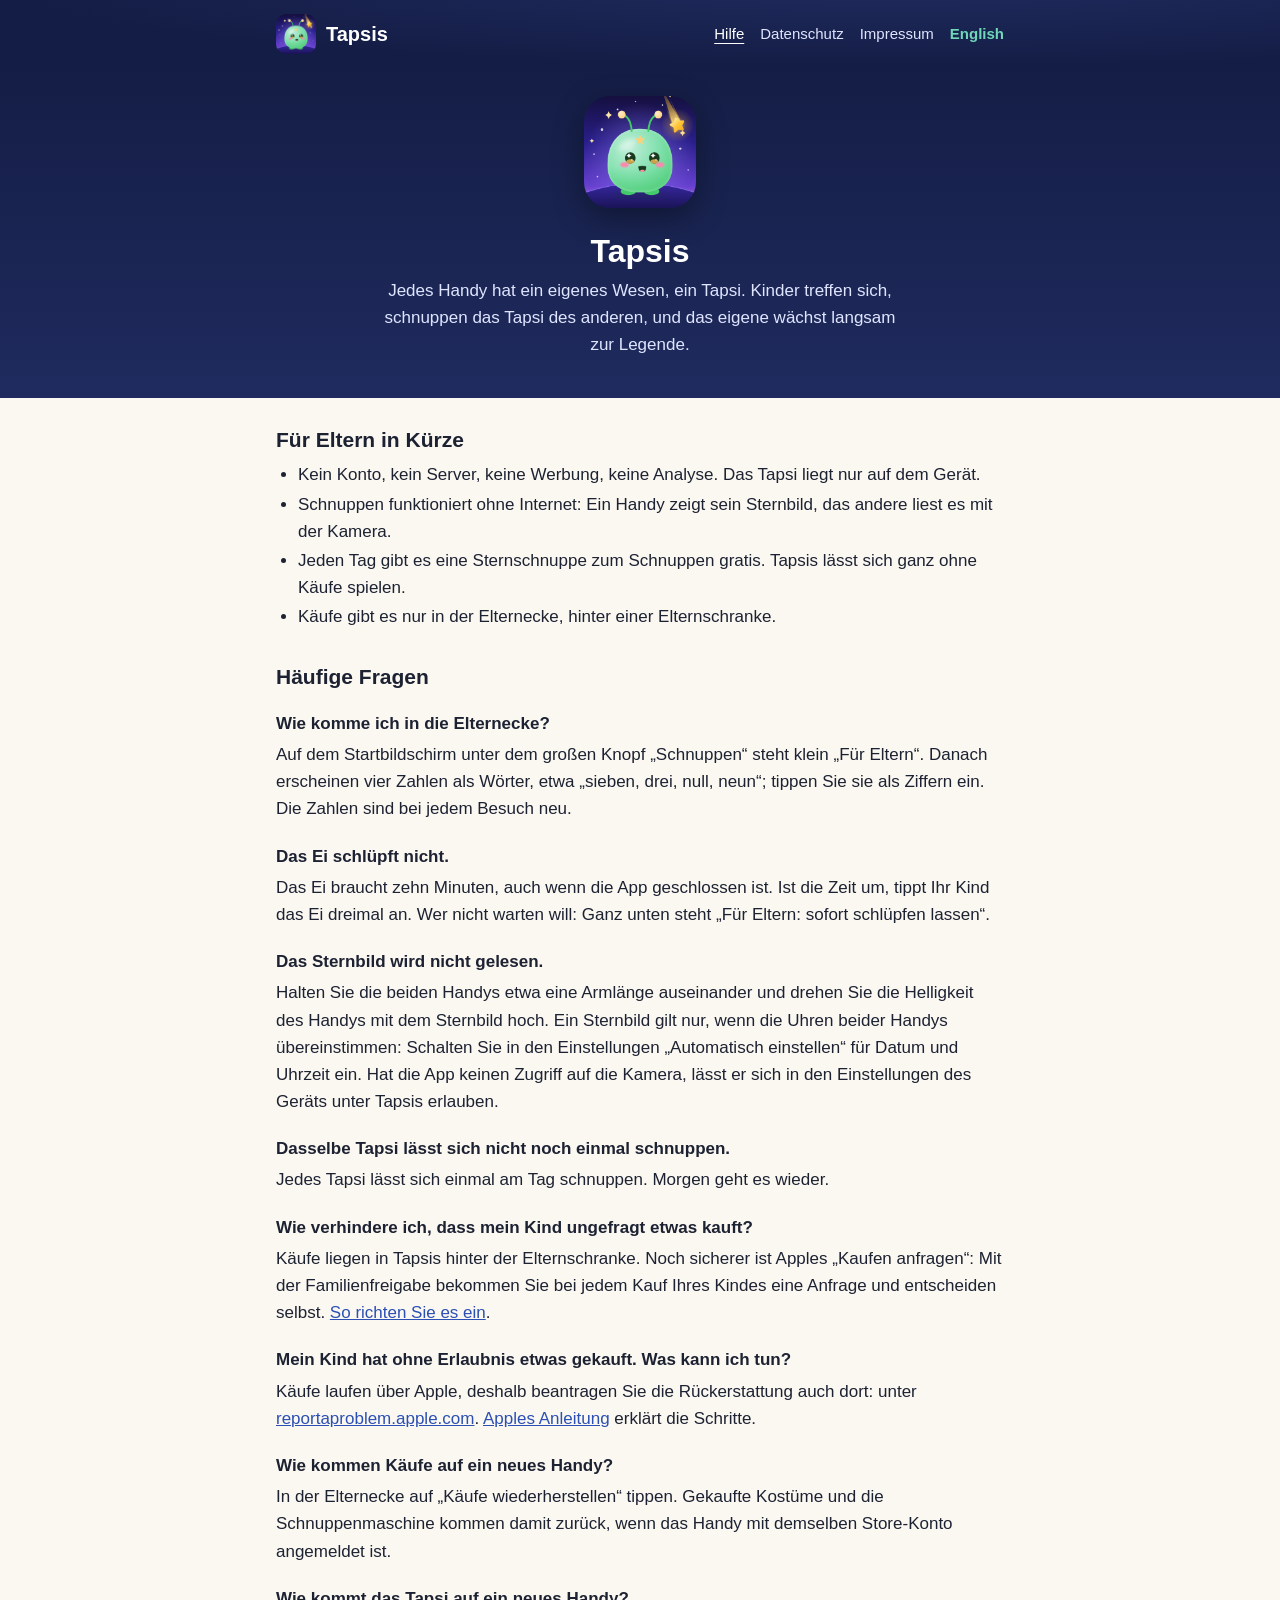
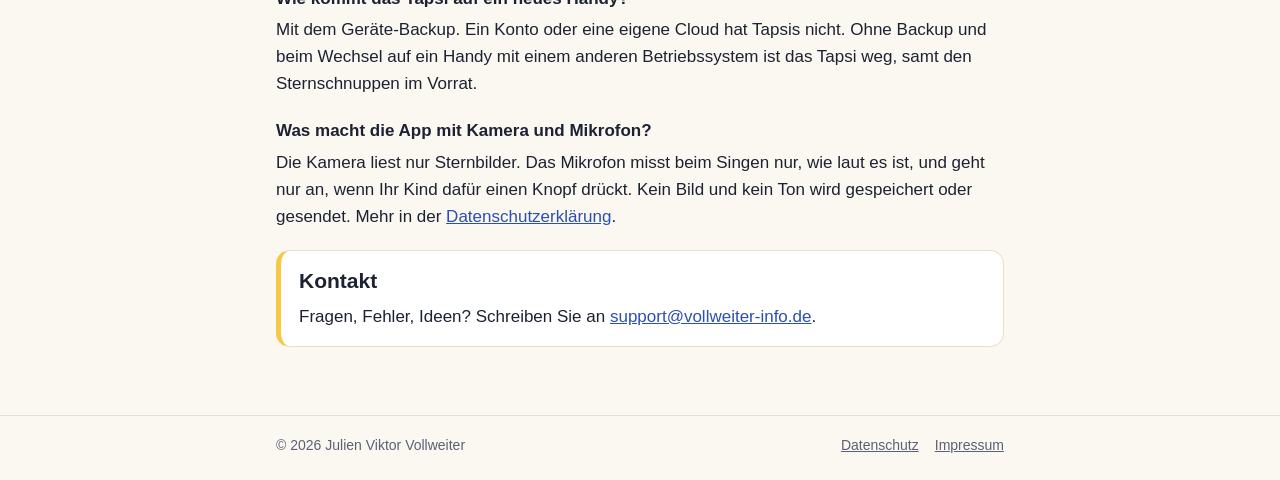
<file: index.html>
<!DOCTYPE html>
<html lang="de">
<head>
<meta charset="utf-8">
<meta name="viewport" content="width=device-width, initial-scale=1">
<title>Tapsis – Hilfe für Eltern</title>
<meta name="description" content="Tapsis: Jedes Handy hat ein eigenes Wesen. Kinder treffen sich, schnuppen das Tapsi des anderen, und ihr Tapsi wächst. Hilfe und Antworten für Eltern.">
<meta name="author" content="Julien Viktor Vollweiter">
<meta name="theme-color" content="#141d45">
<link rel="alternate" hreflang="en" href="en.html">
<link rel="icon" href="icon.png">
<link rel="apple-touch-icon" href="icon.png">
<link rel="stylesheet" href="style.css">
</head>
<body>

<header class="site-header">
  <div class="wrap">
    <a class="brand" href="./"><img src="icon.png" alt="" width="40" height="40">Tapsis</a>
    <nav class="site-nav" aria-label="Hauptnavigation">
      <a href="./" aria-current="page">Hilfe</a>
      <a href="datenschutz.html">Datenschutz</a>
      <a href="impressum.html">Impressum</a>
      <a class="lang" href="en.html" lang="en" hreflang="en">English</a>
    </nav>
  </div>
</header>

<section class="hero">
  <div class="wrap">
    <img src="icon.png" alt="App-Symbol von Tapsis: ein kleines Wesen auf einem Hügel unter dem Sternenhimmel" width="112" height="112">
    <h1>Tapsis</h1>
    <p>Jedes Handy hat ein eigenes Wesen, ein Tapsi. Kinder treffen sich, schnuppen das Tapsi des anderen, und das eigene wächst langsam zur Legende.</p>
  </div>
</section>

<main>
  <div class="wrap">
    <article class="prose">

      <h2 id="kurz" style="margin-top:0">Für Eltern in Kürze</h2>
      <ul>
        <li>Kein Konto, kein Server, keine Werbung, keine Analyse. Das Tapsi liegt nur auf dem Gerät.</li>
        <li>Schnuppen funktioniert ohne Internet: Ein Handy zeigt sein Sternbild, das andere liest es mit der Kamera.</li>
        <li>Jeden Tag gibt es eine Sternschnuppe zum Schnuppen gratis. Tapsis lässt sich ganz ohne Käufe spielen.</li>
        <li>Käufe gibt es nur in der Elternecke, hinter einer Elternschranke.</li>
      </ul>

      <h2 id="fragen">Häufige Fragen</h2>

      <h3>Wie komme ich in die Elternecke?</h3>
      <p>Auf dem Startbildschirm unter dem großen Knopf „Schnuppen“ steht klein „Für Eltern“. Danach erscheinen vier Zahlen als Wörter, etwa „sieben, drei, null, neun“; tippen Sie sie als Ziffern ein. Die Zahlen sind bei jedem Besuch neu.</p>

      <h3>Das Ei schlüpft nicht.</h3>
      <p>Das Ei braucht zehn Minuten, auch wenn die App geschlossen ist. Ist die Zeit um, tippt Ihr Kind das Ei dreimal an. Wer nicht warten will: Ganz unten steht „Für Eltern: sofort schlüpfen lassen“.</p>

      <h3>Das Sternbild wird nicht gelesen.</h3>
      <p>Halten Sie die beiden Handys etwa eine Armlänge auseinander und drehen Sie die Helligkeit des Handys mit dem Sternbild hoch. Ein Sternbild gilt nur, wenn die Uhren beider Handys übereinstimmen: Schalten Sie in den Einstellungen „Automatisch einstellen“ für Datum und Uhrzeit ein. Hat die App keinen Zugriff auf die Kamera, lässt er sich in den Einstellungen des Geräts unter Tapsis erlauben.</p>

      <h3>Dasselbe Tapsi lässt sich nicht noch einmal schnuppen.</h3>
      <p>Jedes Tapsi lässt sich einmal am Tag schnuppen. Morgen geht es wieder.</p>

      <h3>Wie verhindere ich, dass mein Kind ungefragt etwas kauft?</h3>
      <p>Käufe liegen in Tapsis hinter der Elternschranke. Noch sicherer ist Apples „Kaufen anfragen“: Mit der Familienfreigabe bekommen Sie bei jedem Kauf Ihres Kindes eine Anfrage und entscheiden selbst. <a href="https://support.apple.com/de-de/105055">So richten Sie es ein</a>.</p>

      <h3>Mein Kind hat ohne Erlaubnis etwas gekauft. Was kann ich tun?</h3>
      <p>Käufe laufen über Apple, deshalb beantragen Sie die Rückerstattung auch dort: unter <a href="https://reportaproblem.apple.com">reportaproblem.apple.com</a>. <a href="https://support.apple.com/de-de/118223">Apples Anleitung</a> erklärt die Schritte.</p>

      <h3>Wie kommen Käufe auf ein neues Handy?</h3>
      <p>In der Elternecke auf „Käufe wiederherstellen“ tippen. Gekaufte Kostüme und die Schnuppenmaschine kommen damit zurück, wenn das Handy mit demselben Store-Konto angemeldet ist.</p>

      <h3>Wie kommt das Tapsi auf ein neues Handy?</h3>
      <p>Mit dem Geräte-Backup. Ein Konto oder eine eigene Cloud hat Tapsis nicht. Ohne Backup und beim Wechsel auf ein Handy mit einem anderen Betriebssystem ist das Tapsi weg, samt den Sternschnuppen im Vorrat.</p>

      <h3>Was macht die App mit Kamera und Mikrofon?</h3>
      <p>Die Kamera liest nur Sternbilder. Das Mikrofon misst beim Singen nur, wie laut es ist, und geht nur an, wenn Ihr Kind dafür einen Knopf drückt. Kein Bild und kein Ton wird gespeichert oder gesendet. Mehr in der <a href="datenschutz.html">Datenschutzerklärung</a>.</p>

      <div class="card note">
        <h2 id="kontakt" style="margin-top:0">Kontakt</h2>
        <p>Fragen, Fehler, Ideen? Schreiben Sie an <a href="mailto:support@vollweiter-info.de?subject=Tapsis">support@vollweiter-info.de</a>.</p>
      </div>

    </article>
  </div>
</main>

<footer class="site-footer">
  <div class="wrap">
    <span>© 2026 Julien Viktor Vollweiter</span>
    <nav aria-label="Rechtliches">
      <a href="datenschutz.html">Datenschutz</a>
      <a href="impressum.html">Impressum</a>
    </nav>
  </div>
</footer>

</body>
</html>
</file>
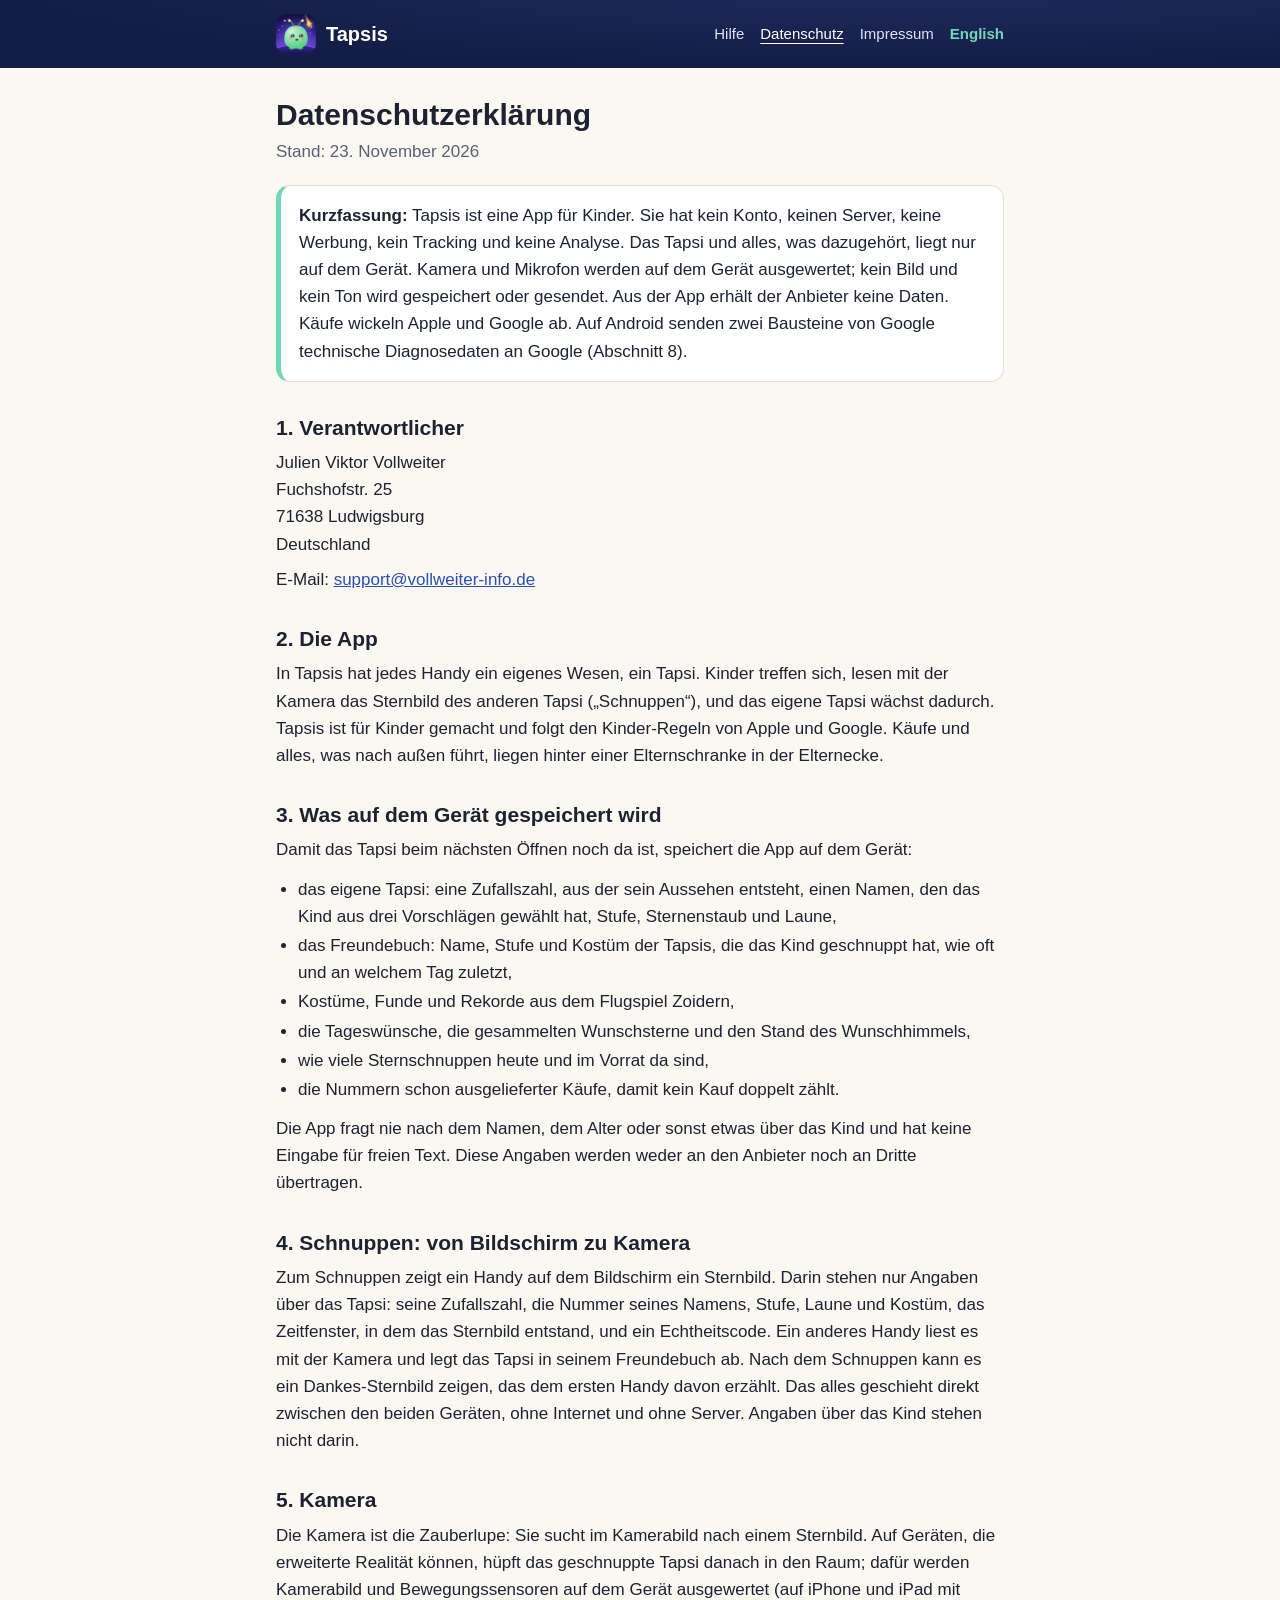
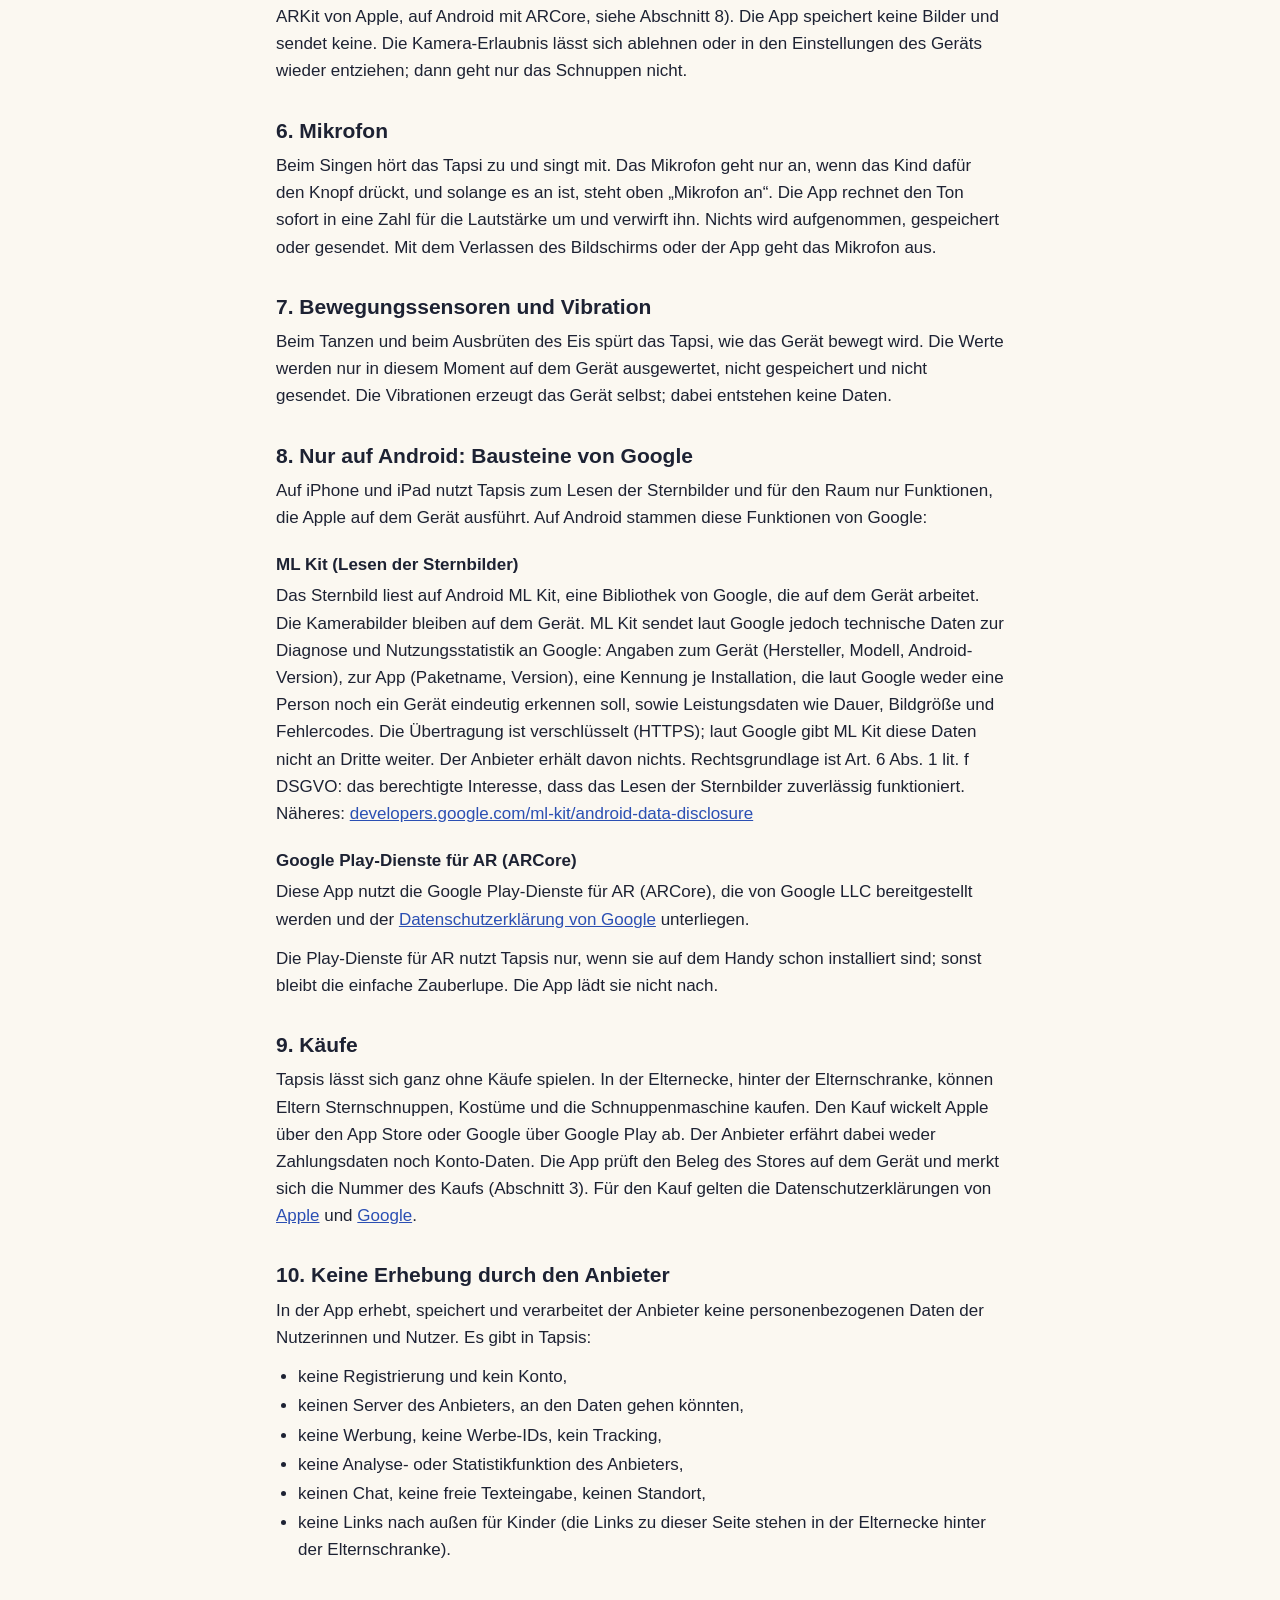
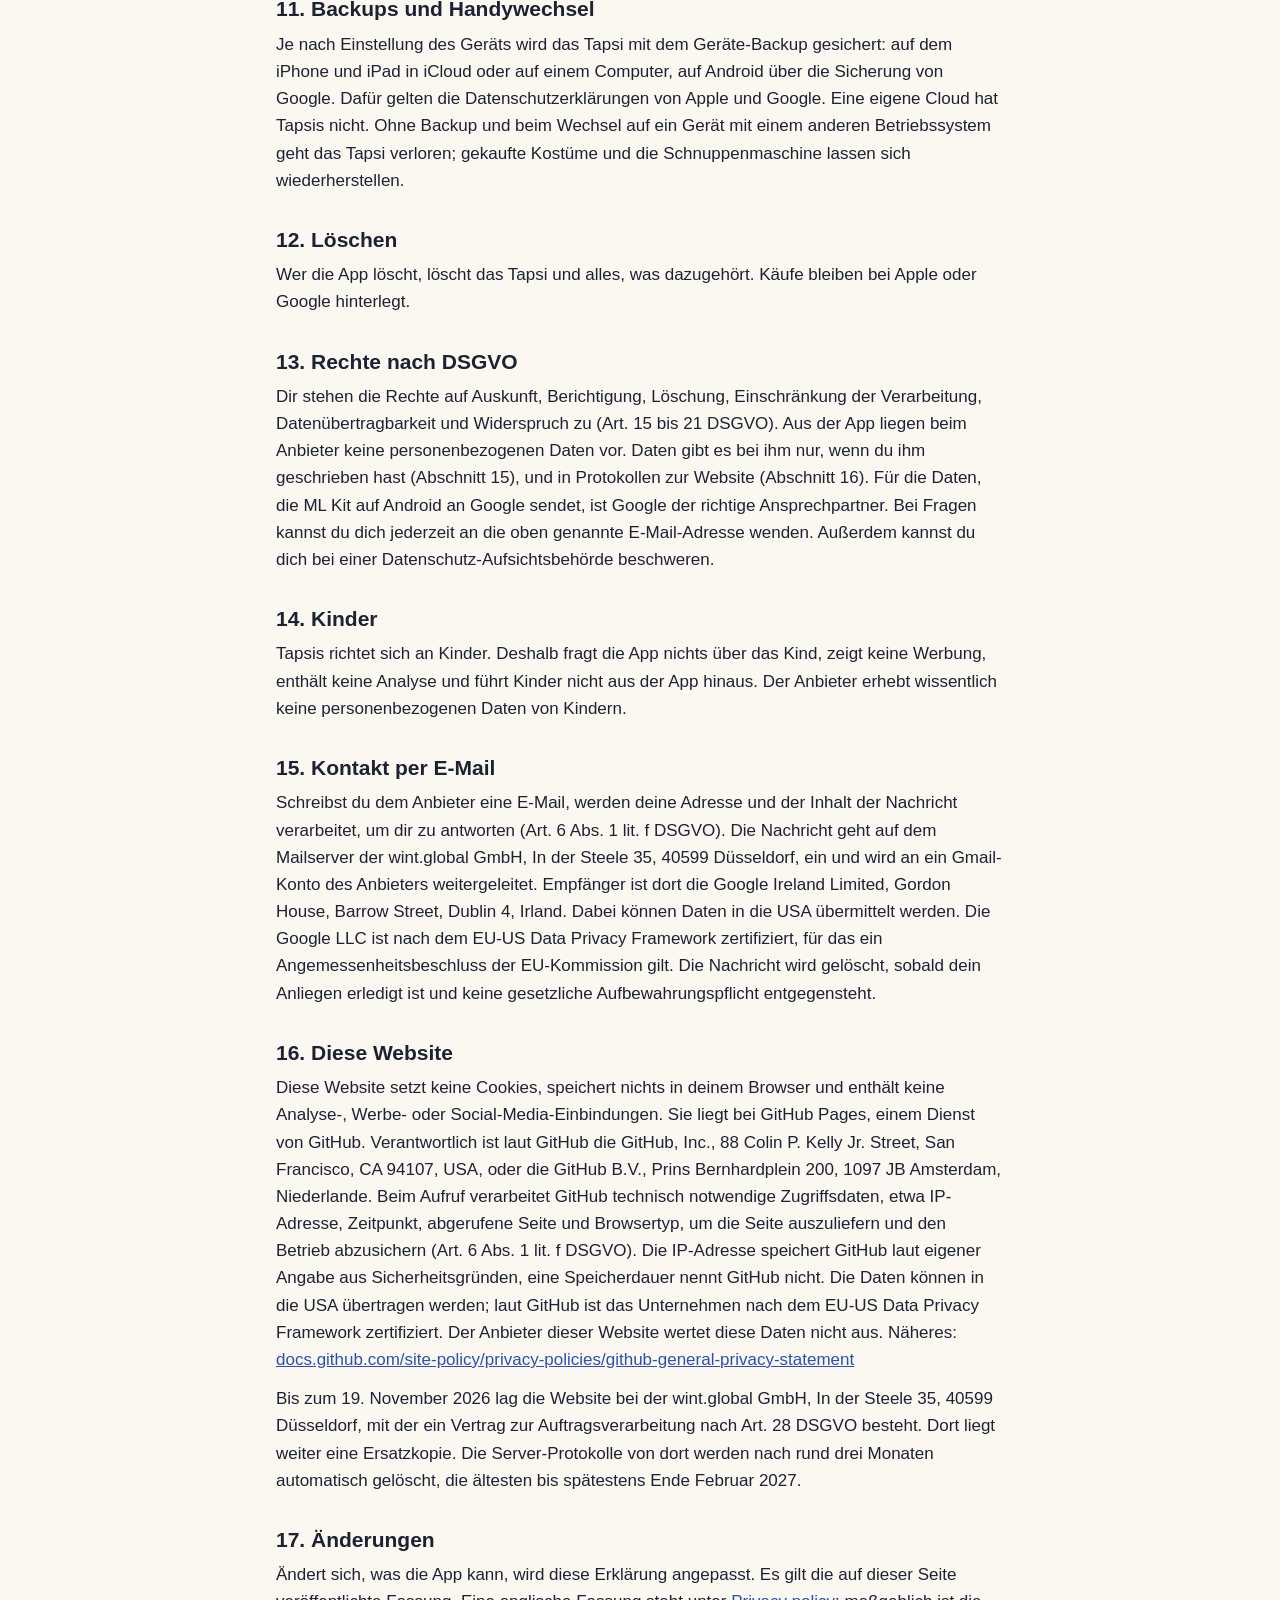
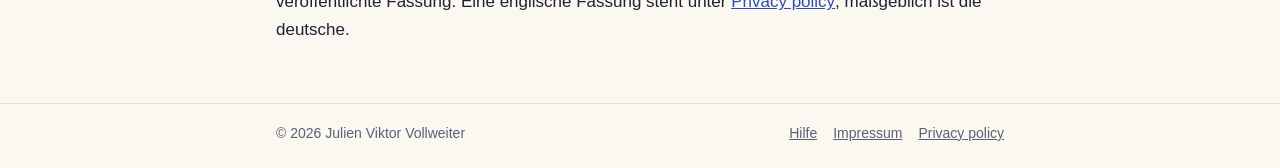
<file: datenschutz.html>
<!DOCTYPE html>
<html lang="de">
<head>
<meta charset="utf-8">
<meta name="viewport" content="width=device-width, initial-scale=1">
<title>Datenschutzerklärung | Tapsis</title>
<meta name="description" content="Datenschutzerklärung zur Kinder-App Tapsis: kein Konto, kein Server, keine Werbung. Alles bleibt auf dem Gerät.">
<meta name="author" content="Julien Viktor Vollweiter">
<meta name="theme-color" content="#141d45">
<link rel="alternate" hreflang="en" href="privacy.html">
<link rel="icon" href="icon.png">
<link rel="apple-touch-icon" href="icon.png">
<link rel="stylesheet" href="style.css">
</head>
<body>

<header class="site-header">
  <div class="wrap">
    <a class="brand" href="./"><img src="icon.png" alt="" width="40" height="40">Tapsis</a>
    <nav class="site-nav" aria-label="Hauptnavigation">
      <a href="./">Hilfe</a>
      <a href="datenschutz.html" aria-current="page">Datenschutz</a>
      <a href="impressum.html">Impressum</a>
      <a class="lang" href="privacy.html" lang="en" hreflang="en">English</a>
    </nav>
  </div>
</header>

<main>
  <div class="wrap">
    <article class="prose">

      <h1>Datenschutzerklärung</h1>
      <p class="stand">Stand: 23. November 2026</p>

      <div class="card summary">
        <p><strong>Kurzfassung:</strong> Tapsis ist eine App für Kinder. Sie hat kein Konto, keinen Server, keine Werbung, kein Tracking und keine Analyse. Das Tapsi und alles, was dazugehört, liegt nur auf dem Gerät. Kamera und Mikrofon werden auf dem Gerät ausgewertet; kein Bild und kein Ton wird gespeichert oder gesendet. Aus der App erhält der Anbieter keine Daten. Käufe wickeln Apple und Google ab. Auf Android senden zwei Bausteine von Google technische Diagnosedaten an Google (Abschnitt 8).</p>
      </div>

      <h2 id="verantwortlicher">1. Verantwortlicher</h2>
      <address>
        Julien Viktor Vollweiter<br>
        Fuchshofstr. 25<br>
        71638 Ludwigsburg<br>
        Deutschland
      </address>
      <p>E-Mail: <a href="mailto:support@vollweiter-info.de?subject=Tapsis">support@vollweiter-info.de</a></p>

      <h2 id="app">2. Die App</h2>
      <p>In Tapsis hat jedes Handy ein eigenes Wesen, ein Tapsi. Kinder treffen sich, lesen mit der Kamera das Sternbild des anderen Tapsi („Schnuppen“), und das eigene Tapsi wächst dadurch. Tapsis ist für Kinder gemacht und folgt den Kinder-Regeln von Apple und Google. Käufe und alles, was nach außen führt, liegen hinter einer Elternschranke in der Elternecke.</p>

      <h2 id="geraet">3. Was auf dem Gerät gespeichert wird</h2>
      <p>Damit das Tapsi beim nächsten Öffnen noch da ist, speichert die App auf dem Gerät:</p>
      <ul>
        <li>das eigene Tapsi: eine Zufallszahl, aus der sein Aussehen entsteht, einen Namen, den das Kind aus drei Vorschlägen gewählt hat, Stufe, Sternenstaub und Laune,</li>
        <li>das Freundebuch: Name, Stufe und Kostüm der Tapsis, die das Kind geschnuppt hat, wie oft und an welchem Tag zuletzt,</li>
        <li>Kostüme, Funde und Rekorde aus dem Flugspiel Zoidern,</li>
        <li>die Tageswünsche, die gesammelten Wunschsterne und den Stand des Wunschhimmels,</li>
        <li>wie viele Sternschnuppen heute und im Vorrat da sind,</li>
        <li>die Nummern schon ausgelieferter Käufe, damit kein Kauf doppelt zählt.</li>
      </ul>
      <p>Die App fragt nie nach dem Namen, dem Alter oder sonst etwas über das Kind und hat keine Eingabe für freien Text. Diese Angaben werden weder an den Anbieter noch an Dritte übertragen.</p>

      <h2 id="schnuppen">4. Schnuppen: von Bildschirm zu Kamera</h2>
      <p>Zum Schnuppen zeigt ein Handy auf dem Bildschirm ein Sternbild. Darin stehen nur Angaben über das Tapsi: seine Zufallszahl, die Nummer seines Namens, Stufe, Laune und Kostüm, das Zeitfenster, in dem das Sternbild entstand, und ein Echtheitscode. Ein anderes Handy liest es mit der Kamera und legt das Tapsi in seinem Freundebuch ab. Nach dem Schnuppen kann es ein Dankes-Sternbild zeigen, das dem ersten Handy davon erzählt. Das alles geschieht direkt zwischen den beiden Geräten, ohne Internet und ohne Server. Angaben über das Kind stehen nicht darin.</p>

      <h2 id="kamera">5. Kamera</h2>
      <p>Die Kamera ist die Zauberlupe: Sie sucht im Kamerabild nach einem Sternbild. Auf Geräten, die erweiterte Realität können, hüpft das geschnuppte Tapsi danach in den Raum; dafür werden Kamerabild und Bewegungssensoren auf dem Gerät ausgewertet (auf iPhone und iPad mit ARKit von Apple, auf Android mit ARCore, siehe Abschnitt 8). Die App speichert keine Bilder und sendet keine. Die Kamera-Erlaubnis lässt sich ablehnen oder in den Einstellungen des Geräts wieder entziehen; dann geht nur das Schnuppen nicht.</p>

      <h2 id="mikrofon">6. Mikrofon</h2>
      <p>Beim Singen hört das Tapsi zu und singt mit. Das Mikrofon geht nur an, wenn das Kind dafür den Knopf drückt, und solange es an ist, steht oben „Mikrofon an“. Die App rechnet den Ton sofort in eine Zahl für die Lautstärke um und verwirft ihn. Nichts wird aufgenommen, gespeichert oder gesendet. Mit dem Verlassen des Bildschirms oder der App geht das Mikrofon aus.</p>

      <h2 id="sensoren">7. Bewegungssensoren und Vibration</h2>
      <p>Beim Tanzen und beim Ausbrüten des Eis spürt das Tapsi, wie das Gerät bewegt wird. Die Werte werden nur in diesem Moment auf dem Gerät ausgewertet, nicht gespeichert und nicht gesendet. Die Vibrationen erzeugt das Gerät selbst; dabei entstehen keine Daten.</p>

      <h2 id="android">8. Nur auf Android: Bausteine von Google</h2>
      <p>Auf iPhone und iPad nutzt Tapsis zum Lesen der Sternbilder und für den Raum nur Funktionen, die Apple auf dem Gerät ausführt. Auf Android stammen diese Funktionen von Google:</p>
      <h3>ML Kit (Lesen der Sternbilder)</h3>
      <p>Das Sternbild liest auf Android ML Kit, eine Bibliothek von Google, die auf dem Gerät arbeitet. Die Kamerabilder bleiben auf dem Gerät. ML Kit sendet laut Google jedoch technische Daten zur Diagnose und Nutzungsstatistik an Google: Angaben zum Gerät (Hersteller, Modell, Android-Version), zur App (Paketname, Version), eine Kennung je Installation, die laut Google weder eine Person noch ein Gerät eindeutig erkennen soll, sowie Leistungsdaten wie Dauer, Bildgröße und Fehlercodes. Die Übertragung ist verschlüsselt (HTTPS); laut Google gibt ML Kit diese Daten nicht an Dritte weiter. Der Anbieter erhält davon nichts. Rechtsgrundlage ist Art. 6 Abs. 1 lit. f DSGVO: das berechtigte Interesse, dass das Lesen der Sternbilder zuverlässig funktioniert. Näheres: <a href="https://developers.google.com/ml-kit/android-data-disclosure">developers.google.com/ml-kit/android-data-disclosure</a></p>
      <h3>Google Play-Dienste für AR (ARCore)</h3>
      <p>Diese App nutzt die Google Play-Dienste für AR (ARCore), die von Google LLC bereitgestellt werden und der <a href="https://policies.google.com/privacy?hl=de">Datenschutzerklärung von Google</a> unterliegen.</p>
      <p>Die Play-Dienste für AR nutzt Tapsis nur, wenn sie auf dem Handy schon installiert sind; sonst bleibt die einfache Zauberlupe. Die App lädt sie nicht nach.</p>

      <h2 id="kaeufe">9. Käufe</h2>
      <p>Tapsis lässt sich ganz ohne Käufe spielen. In der Elternecke, hinter der Elternschranke, können Eltern Sternschnuppen, Kostüme und die Schnuppenmaschine kaufen. Den Kauf wickelt Apple über den App Store oder Google über Google Play ab. Der Anbieter erfährt dabei weder Zahlungsdaten noch Konto-Daten. Die App prüft den Beleg des Stores auf dem Gerät und merkt sich die Nummer des Kaufs (Abschnitt 3). Für den Kauf gelten die Datenschutzerklärungen von <a href="https://www.apple.com/de/legal/privacy/de-ww/">Apple</a> und <a href="https://policies.google.com/privacy?hl=de">Google</a>.</p>

      <h2 id="keine-erhebung">10. Keine Erhebung durch den Anbieter</h2>
      <p>In der App erhebt, speichert und verarbeitet der Anbieter keine personenbezogenen Daten der Nutzerinnen und Nutzer. Es gibt in Tapsis:</p>
      <ul>
        <li>keine Registrierung und kein Konto,</li>
        <li>keinen Server des Anbieters, an den Daten gehen könnten,</li>
        <li>keine Werbung, keine Werbe-IDs, kein Tracking,</li>
        <li>keine Analyse- oder Statistikfunktion des Anbieters,</li>
        <li>keinen Chat, keine freie Texteingabe, keinen Standort,</li>
        <li>keine Links nach außen für Kinder (die Links zu dieser Seite stehen in der Elternecke hinter der Elternschranke).</li>
      </ul>

      <h2 id="backups">11. Backups und Handywechsel</h2>
      <p>Je nach Einstellung des Geräts wird das Tapsi mit dem Geräte-Backup gesichert: auf dem iPhone und iPad in iCloud oder auf einem Computer, auf Android über die Sicherung von Google. Dafür gelten die Datenschutzerklärungen von Apple und Google. Eine eigene Cloud hat Tapsis nicht. Ohne Backup und beim Wechsel auf ein Gerät mit einem anderen Betriebssystem geht das Tapsi verloren; gekaufte Kostüme und die Schnuppenmaschine lassen sich wiederherstellen.</p>

      <h2 id="loeschung">12. Löschen</h2>
      <p>Wer die App löscht, löscht das Tapsi und alles, was dazugehört. Käufe bleiben bei Apple oder Google hinterlegt.</p>

      <h2 id="rechte">13. Rechte nach DSGVO</h2>
      <p>Dir stehen die Rechte auf Auskunft, Berichtigung, Löschung, Einschränkung der Verarbeitung, Datenübertragbarkeit und Widerspruch zu (Art. 15 bis 21 DSGVO). Aus der App liegen beim Anbieter keine personenbezogenen Daten vor. Daten gibt es bei ihm nur, wenn du ihm geschrieben hast (Abschnitt 15), und in Protokollen zur Website (Abschnitt 16). Für die Daten, die ML Kit auf Android an Google sendet, ist Google der richtige Ansprechpartner. Bei Fragen kannst du dich jederzeit an die oben genannte E-Mail-Adresse wenden. Außerdem kannst du dich bei einer Datenschutz-Aufsichtsbehörde beschweren.</p>

      <h2 id="kinder">14. Kinder</h2>
      <p>Tapsis richtet sich an Kinder. Deshalb fragt die App nichts über das Kind, zeigt keine Werbung, enthält keine Analyse und führt Kinder nicht aus der App hinaus. Der Anbieter erhebt wissentlich keine personenbezogenen Daten von Kindern.</p>

      <h2 id="email">15. Kontakt per E-Mail</h2>
      <p>Schreibst du dem Anbieter eine E-Mail, werden deine Adresse und der Inhalt der Nachricht verarbeitet, um dir zu antworten (Art. 6 Abs. 1 lit. f DSGVO). Die Nachricht geht auf dem Mailserver der wint.global GmbH, In der Steele 35, 40599 Düsseldorf, ein und wird an ein Gmail-Konto des Anbieters weitergeleitet. Empfänger ist dort die Google Ireland Limited, Gordon House, Barrow Street, Dublin 4, Irland. Dabei können Daten in die USA übermittelt werden. Die Google LLC ist nach dem EU-US Data Privacy Framework zertifiziert, für das ein Angemessenheitsbeschluss der EU-Kommission gilt. Die Nachricht wird gelöscht, sobald dein Anliegen erledigt ist und keine gesetzliche Aufbewahrungspflicht entgegensteht.</p>

      <h2 id="website">16. Diese Website</h2>
      <p>Diese Website setzt keine Cookies, speichert nichts in deinem Browser und enthält keine Analyse-, Werbe- oder Social-Media-Einbindungen. Sie liegt bei GitHub Pages, einem Dienst von GitHub. Verantwortlich ist laut GitHub die GitHub, Inc., 88 Colin P. Kelly Jr. Street, San Francisco, CA 94107, USA, oder die GitHub B.V., Prins Bernhardplein 200, 1097 JB Amsterdam, Niederlande. Beim Aufruf verarbeitet GitHub technisch notwendige Zugriffsdaten, etwa IP-Adresse, Zeitpunkt, abgerufene Seite und Browsertyp, um die Seite auszuliefern und den Betrieb abzusichern (Art. 6 Abs. 1 lit. f DSGVO). Die IP-Adresse speichert GitHub laut eigener Angabe aus Sicherheitsgründen, eine Speicherdauer nennt GitHub nicht. Die Daten können in die USA übertragen werden; laut GitHub ist das Unternehmen nach dem EU-US Data Privacy Framework zertifiziert. Der Anbieter dieser Website wertet diese Daten nicht aus. Näheres: <a href="https://docs.github.com/site-policy/privacy-policies/github-general-privacy-statement">docs.github.com/site-policy/privacy-policies/github-general-privacy-statement</a></p>
      <p>Bis zum 19. November 2026 lag die Website bei der wint.global GmbH, In der Steele 35, 40599 Düsseldorf, mit der ein Vertrag zur Auftragsverarbeitung nach Art. 28 DSGVO besteht. Dort liegt weiter eine Ersatzkopie. Die Server-Protokolle von dort werden nach rund drei Monaten automatisch gelöscht, die ältesten bis spätestens Ende Februar 2027.</p>

      <h2 id="aenderungen">17. Änderungen</h2>
      <p>Ändert sich, was die App kann, wird diese Erklärung angepasst. Es gilt die auf dieser Seite veröffentlichte Fassung. Eine englische Fassung steht unter <a href="privacy.html" lang="en">Privacy policy</a>; maßgeblich ist die deutsche.</p>

    </article>
  </div>
</main>

<footer class="site-footer">
  <div class="wrap">
    <span>© 2026 Julien Viktor Vollweiter</span>
    <nav aria-label="Rechtliches">
      <a href="./">Hilfe</a>
      <a href="impressum.html">Impressum</a>
      <a href="privacy.html" lang="en">Privacy policy</a>
    </nav>
  </div>
</footer>

</body>
</html>
</file>
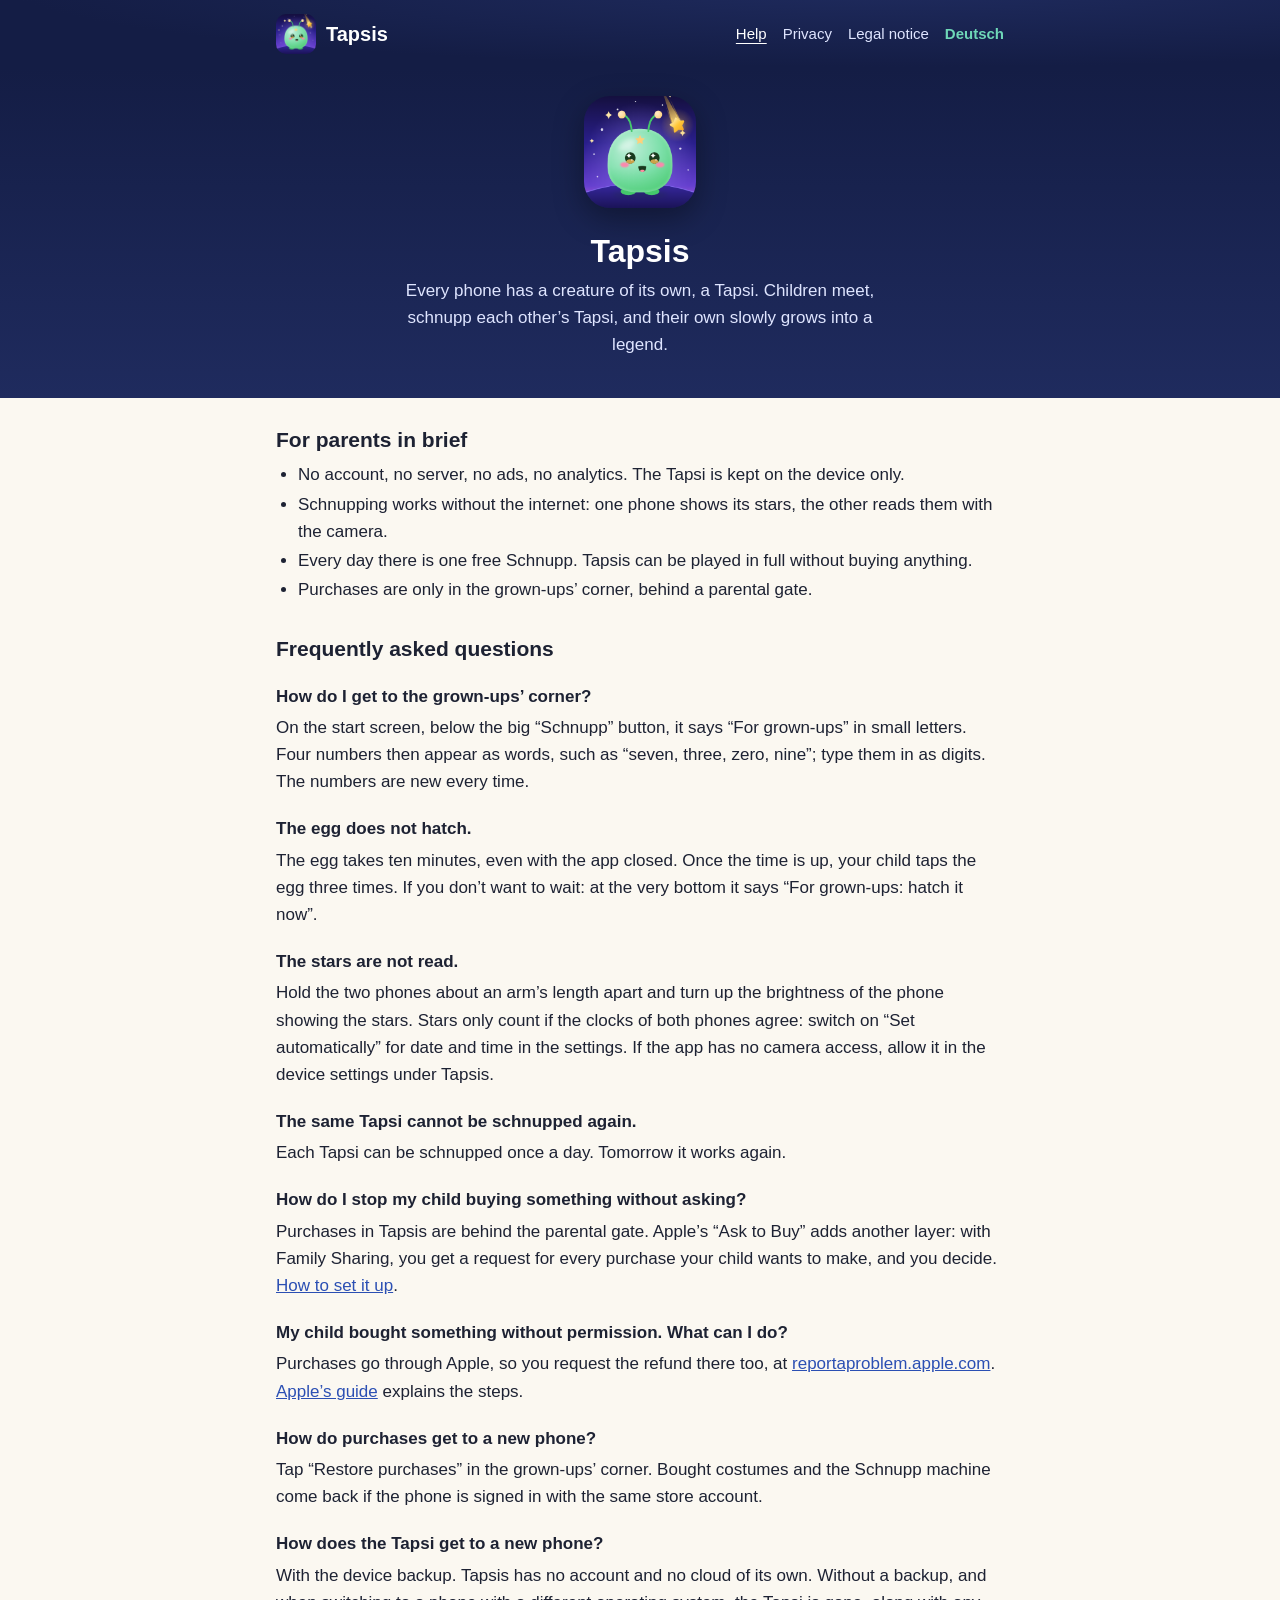
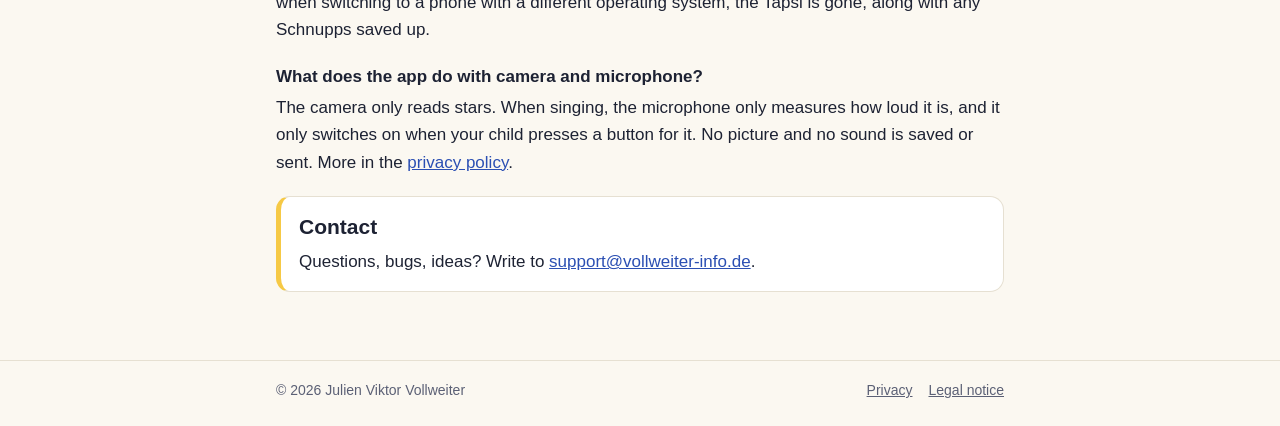
<file: en.html>
<!DOCTYPE html>
<html lang="en">
<head>
<meta charset="utf-8">
<meta name="viewport" content="width=device-width, initial-scale=1">
<title>Tapsis – Help for Parents</title>
<meta name="description" content="Tapsis: every phone has a creature of its own. Children meet, schnupp each other’s Tapsi, and their own Tapsi grows. Help and answers for parents.">
<meta name="author" content="Julien Viktor Vollweiter">
<meta name="theme-color" content="#141d45">
<link rel="alternate" hreflang="de" href="./">
<link rel="icon" href="icon.png">
<link rel="apple-touch-icon" href="icon.png">
<link rel="stylesheet" href="style.css">
</head>
<body>

<header class="site-header">
  <div class="wrap">
    <a class="brand" href="en.html"><img src="icon.png" alt="" width="40" height="40">Tapsis</a>
    <nav class="site-nav" aria-label="Main navigation">
      <a href="en.html" aria-current="page">Help</a>
      <a href="privacy.html">Privacy</a>
      <a href="impressum.html#legal-notice">Legal notice</a>
      <a class="lang" href="./" lang="de" hreflang="de">Deutsch</a>
    </nav>
  </div>
</header>

<section class="hero">
  <div class="wrap">
    <img src="icon.png" alt="Tapsis app icon: a small creature on a hill under the night sky" width="112" height="112">
    <h1>Tapsis</h1>
    <p>Every phone has a creature of its own, a Tapsi. Children meet, schnupp each other’s Tapsi, and their own slowly grows into a legend.</p>
  </div>
</section>

<main>
  <div class="wrap">
    <article class="prose">

      <h2 id="brief" style="margin-top:0">For parents in brief</h2>
      <ul>
        <li>No account, no server, no ads, no analytics. The Tapsi is kept on the device only.</li>
        <li>Schnupping works without the internet: one phone shows its stars, the other reads them with the camera.</li>
        <li>Every day there is one free Schnupp. Tapsis can be played in full without buying anything.</li>
        <li>Purchases are only in the grown-ups’ corner, behind a parental gate.</li>
      </ul>

      <h2 id="faq">Frequently asked questions</h2>

      <h3>How do I get to the grown-ups’ corner?</h3>
      <p>On the start screen, below the big “Schnupp” button, it says “For grown-ups” in small letters. Four numbers then appear as words, such as “seven, three, zero, nine”; type them in as digits. The numbers are new every time.</p>

      <h3>The egg does not hatch.</h3>
      <p>The egg takes ten minutes, even with the app closed. Once the time is up, your child taps the egg three times. If you don’t want to wait: at the very bottom it says “For grown-ups: hatch it now”.</p>

      <h3>The stars are not read.</h3>
      <p>Hold the two phones about an arm’s length apart and turn up the brightness of the phone showing the stars. Stars only count if the clocks of both phones agree: switch on “Set automatically” for date and time in the settings. If the app has no camera access, allow it in the device settings under Tapsis.</p>

      <h3>The same Tapsi cannot be schnupped again.</h3>
      <p>Each Tapsi can be schnupped once a day. Tomorrow it works again.</p>

      <h3>How do I stop my child buying something without asking?</h3>
      <p>Purchases in Tapsis are behind the parental gate. Apple’s “Ask to Buy” adds another layer: with Family Sharing, you get a request for every purchase your child wants to make, and you decide. <a href="https://support.apple.com/en-us/105055">How to set it up</a>.</p>

      <h3>My child bought something without permission. What can I do?</h3>
      <p>Purchases go through Apple, so you request the refund there too, at <a href="https://reportaproblem.apple.com">reportaproblem.apple.com</a>. <a href="https://support.apple.com/en-us/118223">Apple’s guide</a> explains the steps.</p>

      <h3>How do purchases get to a new phone?</h3>
      <p>Tap “Restore purchases” in the grown-ups’ corner. Bought costumes and the Schnupp machine come back if the phone is signed in with the same store account.</p>

      <h3>How does the Tapsi get to a new phone?</h3>
      <p>With the device backup. Tapsis has no account and no cloud of its own. Without a backup, and when switching to a phone with a different operating system, the Tapsi is gone, along with any Schnupps saved up.</p>

      <h3>What does the app do with camera and microphone?</h3>
      <p>The camera only reads stars. When singing, the microphone only measures how loud it is, and it only switches on when your child presses a button for it. No picture and no sound is saved or sent. More in the <a href="privacy.html">privacy policy</a>.</p>

      <div class="card note">
        <h2 id="contact" style="margin-top:0">Contact</h2>
        <p>Questions, bugs, ideas? Write to <a href="mailto:support@vollweiter-info.de?subject=Tapsis">support@vollweiter-info.de</a>.</p>
      </div>

    </article>
  </div>
</main>

<footer class="site-footer">
  <div class="wrap">
    <span>© 2026 Julien Viktor Vollweiter</span>
    <nav aria-label="Legal">
      <a href="privacy.html">Privacy</a>
      <a href="impressum.html#legal-notice">Legal notice</a>
    </nav>
  </div>
</footer>

</body>
</html>
</file>
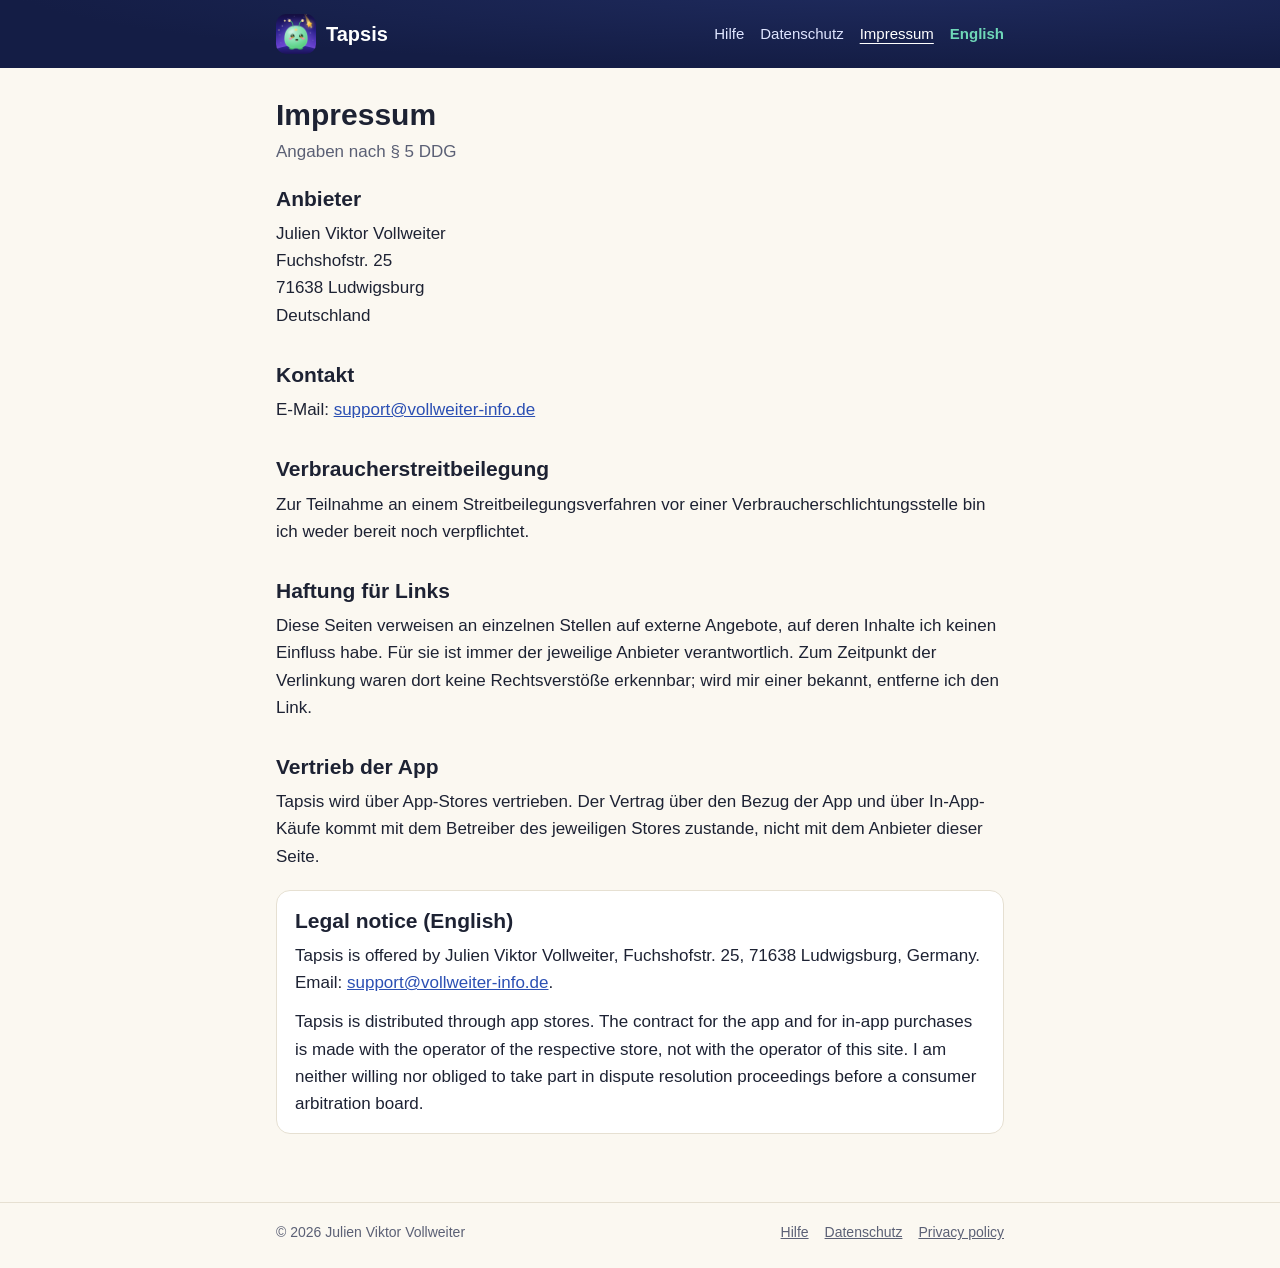
<file: impressum.html>
<!DOCTYPE html>
<html lang="de">
<head>
<meta charset="utf-8">
<meta name="viewport" content="width=device-width, initial-scale=1">
<title>Impressum | Tapsis</title>
<meta name="description" content="Impressum und Anbieterkennzeichnung zur App Tapsis nach § 5 DDG. Legal notice.">
<meta name="author" content="Julien Viktor Vollweiter">
<meta name="theme-color" content="#141d45">
<link rel="icon" href="icon.png">
<link rel="apple-touch-icon" href="icon.png">
<link rel="stylesheet" href="style.css">
</head>
<body>

<header class="site-header">
  <div class="wrap">
    <a class="brand" href="./"><img src="icon.png" alt="" width="40" height="40">Tapsis</a>
    <nav class="site-nav" aria-label="Hauptnavigation">
      <a href="./">Hilfe</a>
      <a href="datenschutz.html">Datenschutz</a>
      <a href="impressum.html" aria-current="page">Impressum</a>
      <a class="lang" href="#legal-notice" lang="en">English</a>
    </nav>
  </div>
</header>

<main>
  <div class="wrap">
    <article class="prose">

      <h1>Impressum</h1>
      <p class="stand">Angaben nach § 5 DDG</p>

      <h2 id="anbieter" style="margin-top:0">Anbieter</h2>
      <address>
        Julien Viktor Vollweiter<br>
        Fuchshofstr. 25<br>
        71638 Ludwigsburg<br>
        Deutschland
      </address>

      <h2 id="kontakt">Kontakt</h2>
      <p>E-Mail: <a href="mailto:support@vollweiter-info.de?subject=Tapsis">support@vollweiter-info.de</a></p>

      <h2 id="streitbeilegung">Verbraucherstreitbeilegung</h2>
      <p>Zur Teilnahme an einem Streitbeilegungsverfahren vor einer Verbraucherschlichtungsstelle bin ich weder bereit noch verpflichtet.</p>

      <h2 id="links">Haftung für Links</h2>
      <p>Diese Seiten verweisen an einzelnen Stellen auf externe Angebote, auf deren Inhalte ich keinen Einfluss habe. Für sie ist immer der jeweilige Anbieter verantwortlich. Zum Zeitpunkt der Verlinkung waren dort keine Rechtsverstöße erkennbar; wird mir einer bekannt, entferne ich den Link.</p>

      <h2 id="vertrieb">Vertrieb der App</h2>
      <p>Tapsis wird über App-Stores vertrieben. Der Vertrag über den Bezug der App und über In-App-Käufe kommt mit dem Betreiber des jeweiligen Stores zustande, nicht mit dem Anbieter dieser Seite.</p>

      <section class="card" lang="en" id="legal-notice">
        <h2 style="margin-top:0">Legal notice (English)</h2>
        <p>Tapsis is offered by Julien Viktor Vollweiter, Fuchshofstr. 25, 71638 Ludwigsburg, Germany. Email: <a href="mailto:support@vollweiter-info.de?subject=Tapsis">support@vollweiter-info.de</a>.</p>
        <p>Tapsis is distributed through app stores. The contract for the app and for in-app purchases is made with the operator of the respective store, not with the operator of this site. I am neither willing nor obliged to take part in dispute resolution proceedings before a consumer arbitration board.</p>
      </section>

    </article>
  </div>
</main>

<footer class="site-footer">
  <div class="wrap">
    <span>© 2026 Julien Viktor Vollweiter</span>
    <nav aria-label="Rechtliches">
      <a href="./">Hilfe</a>
      <a href="datenschutz.html">Datenschutz</a>
      <a href="privacy.html" lang="en">Privacy policy</a>
    </nav>
  </div>
</footer>

</body>
</html>
</file>
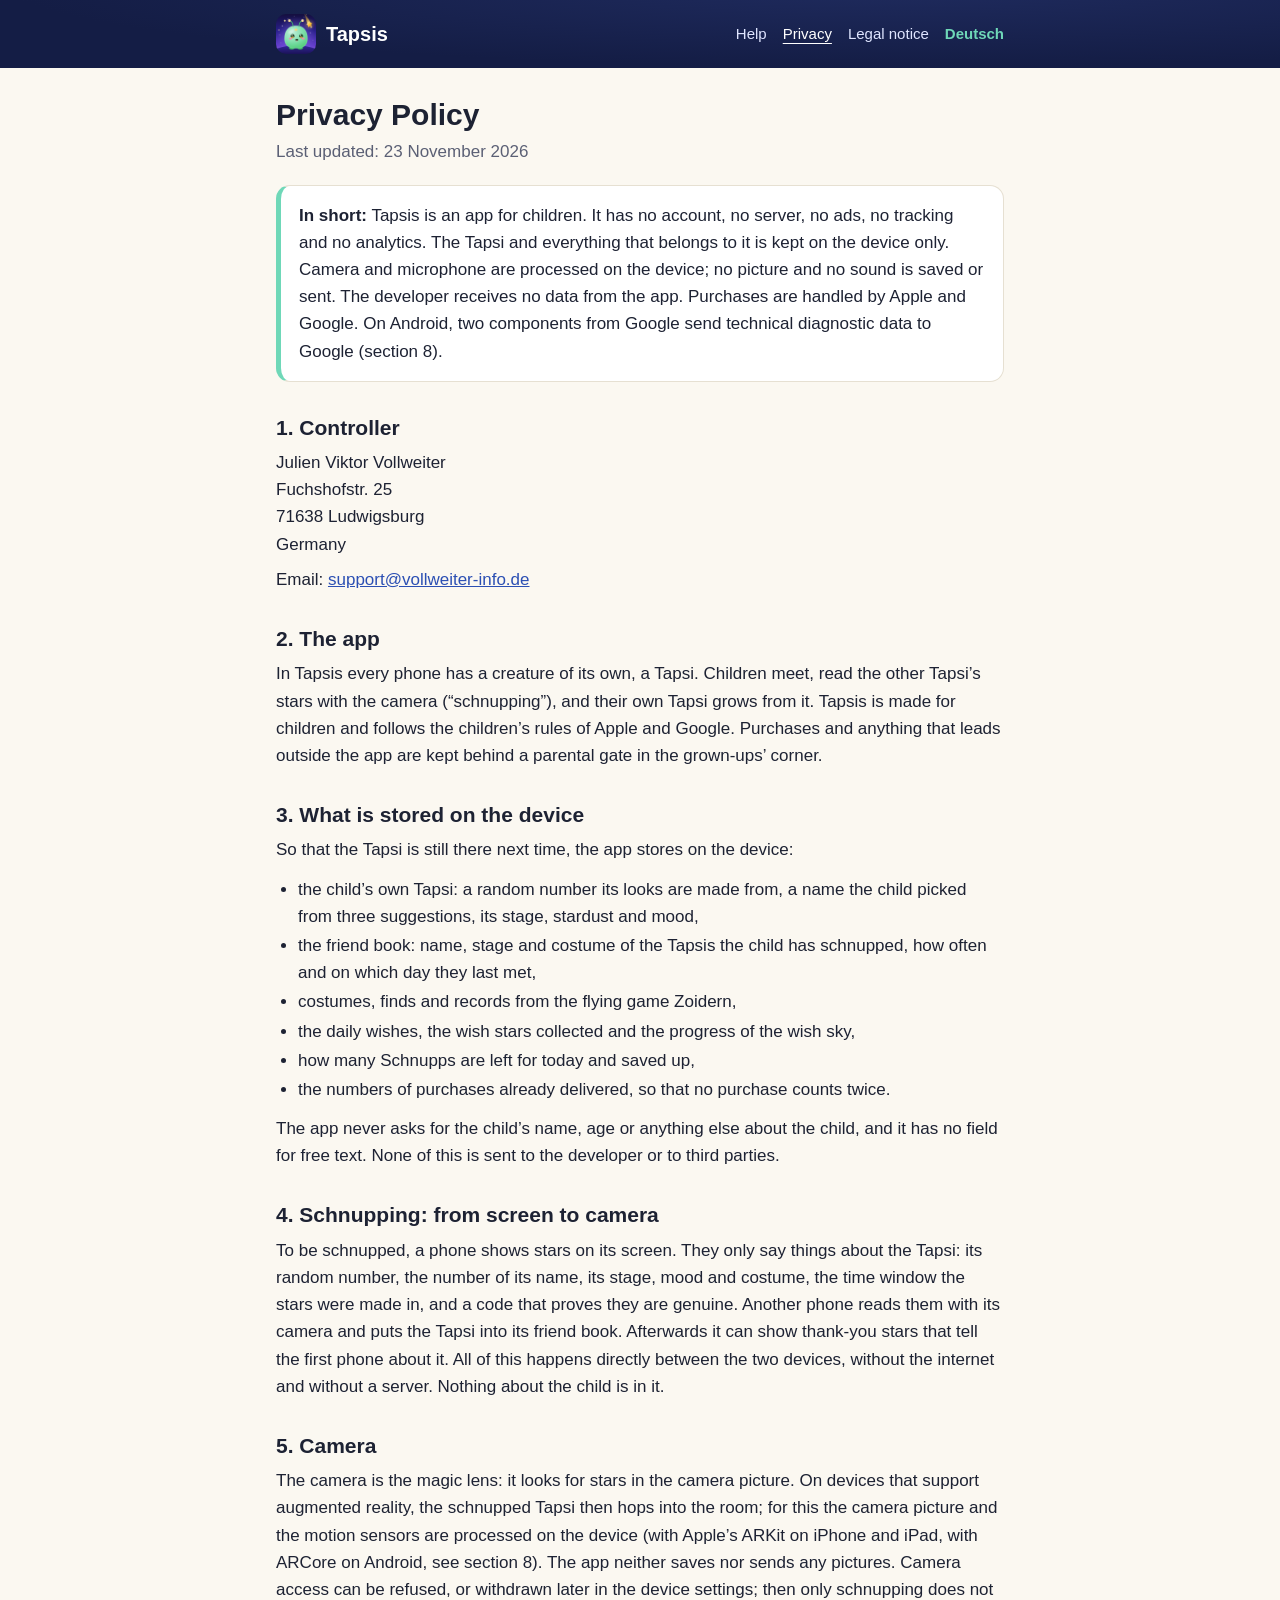
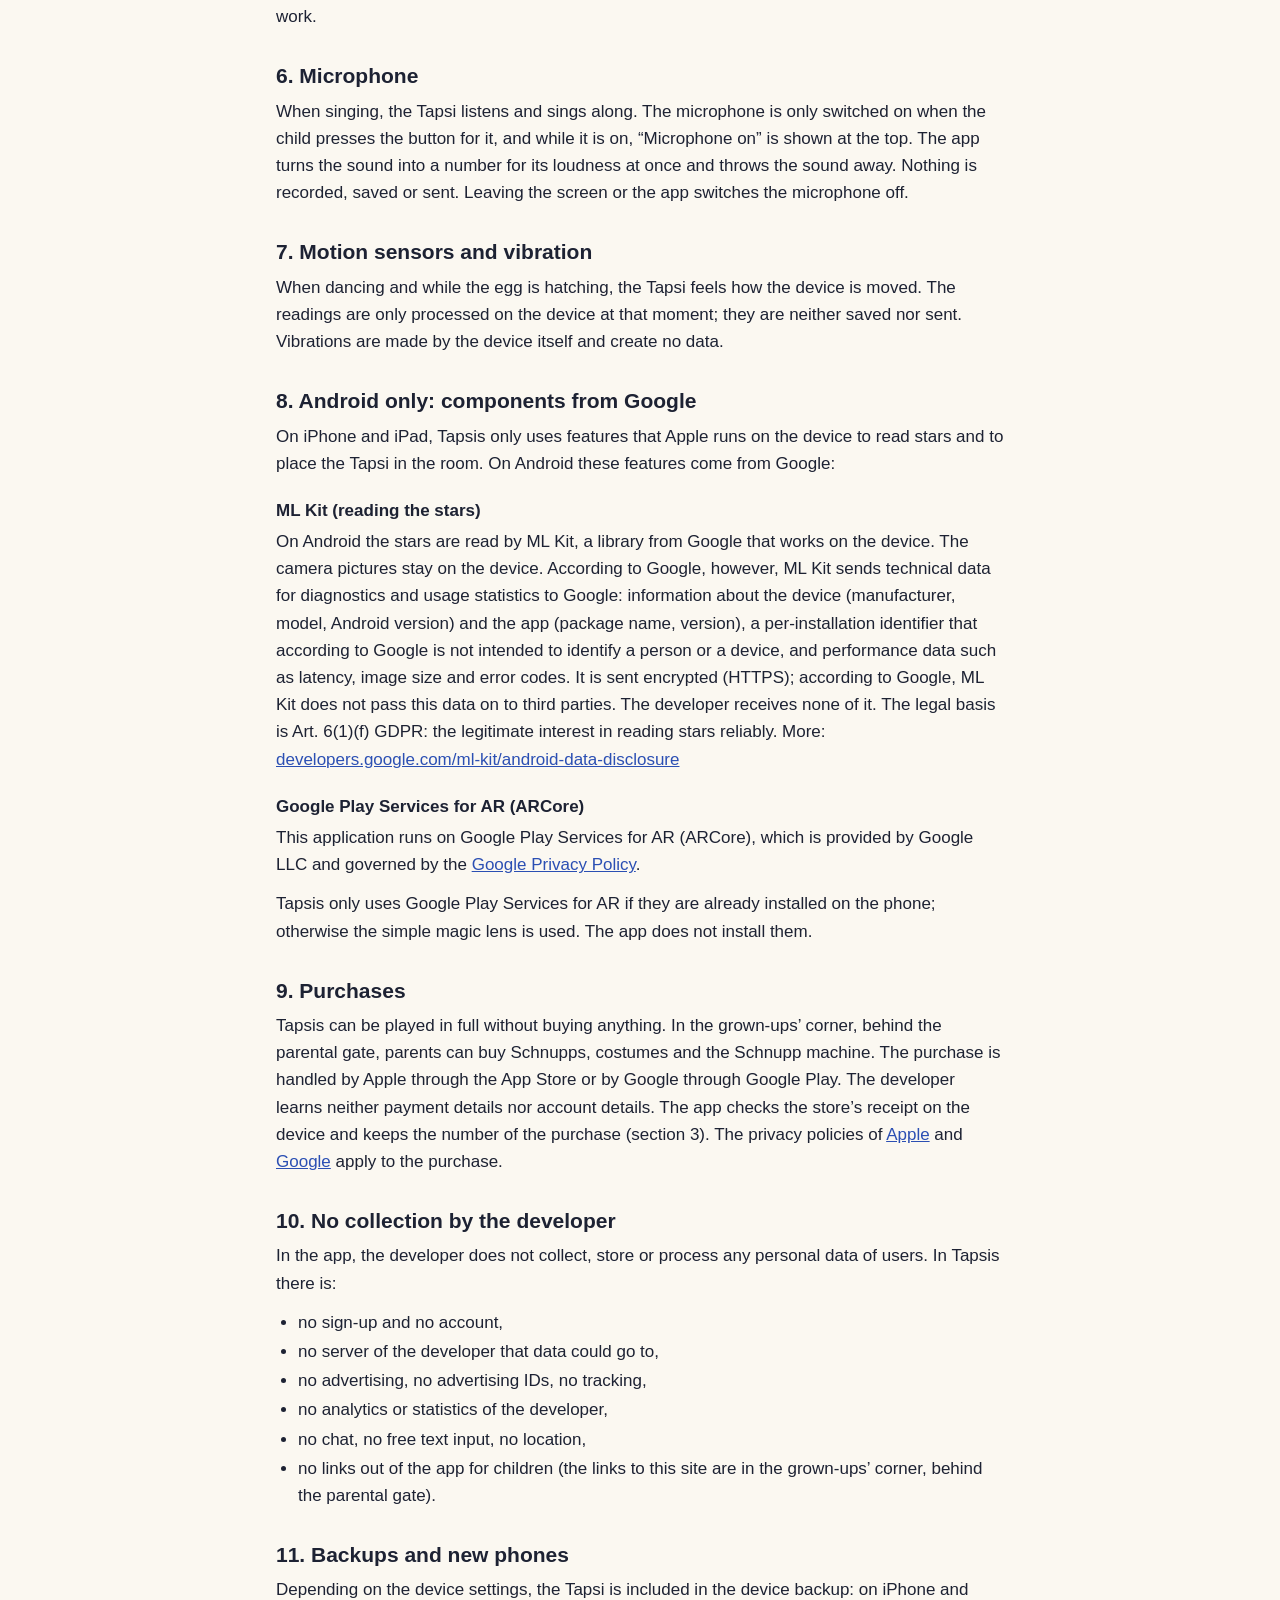
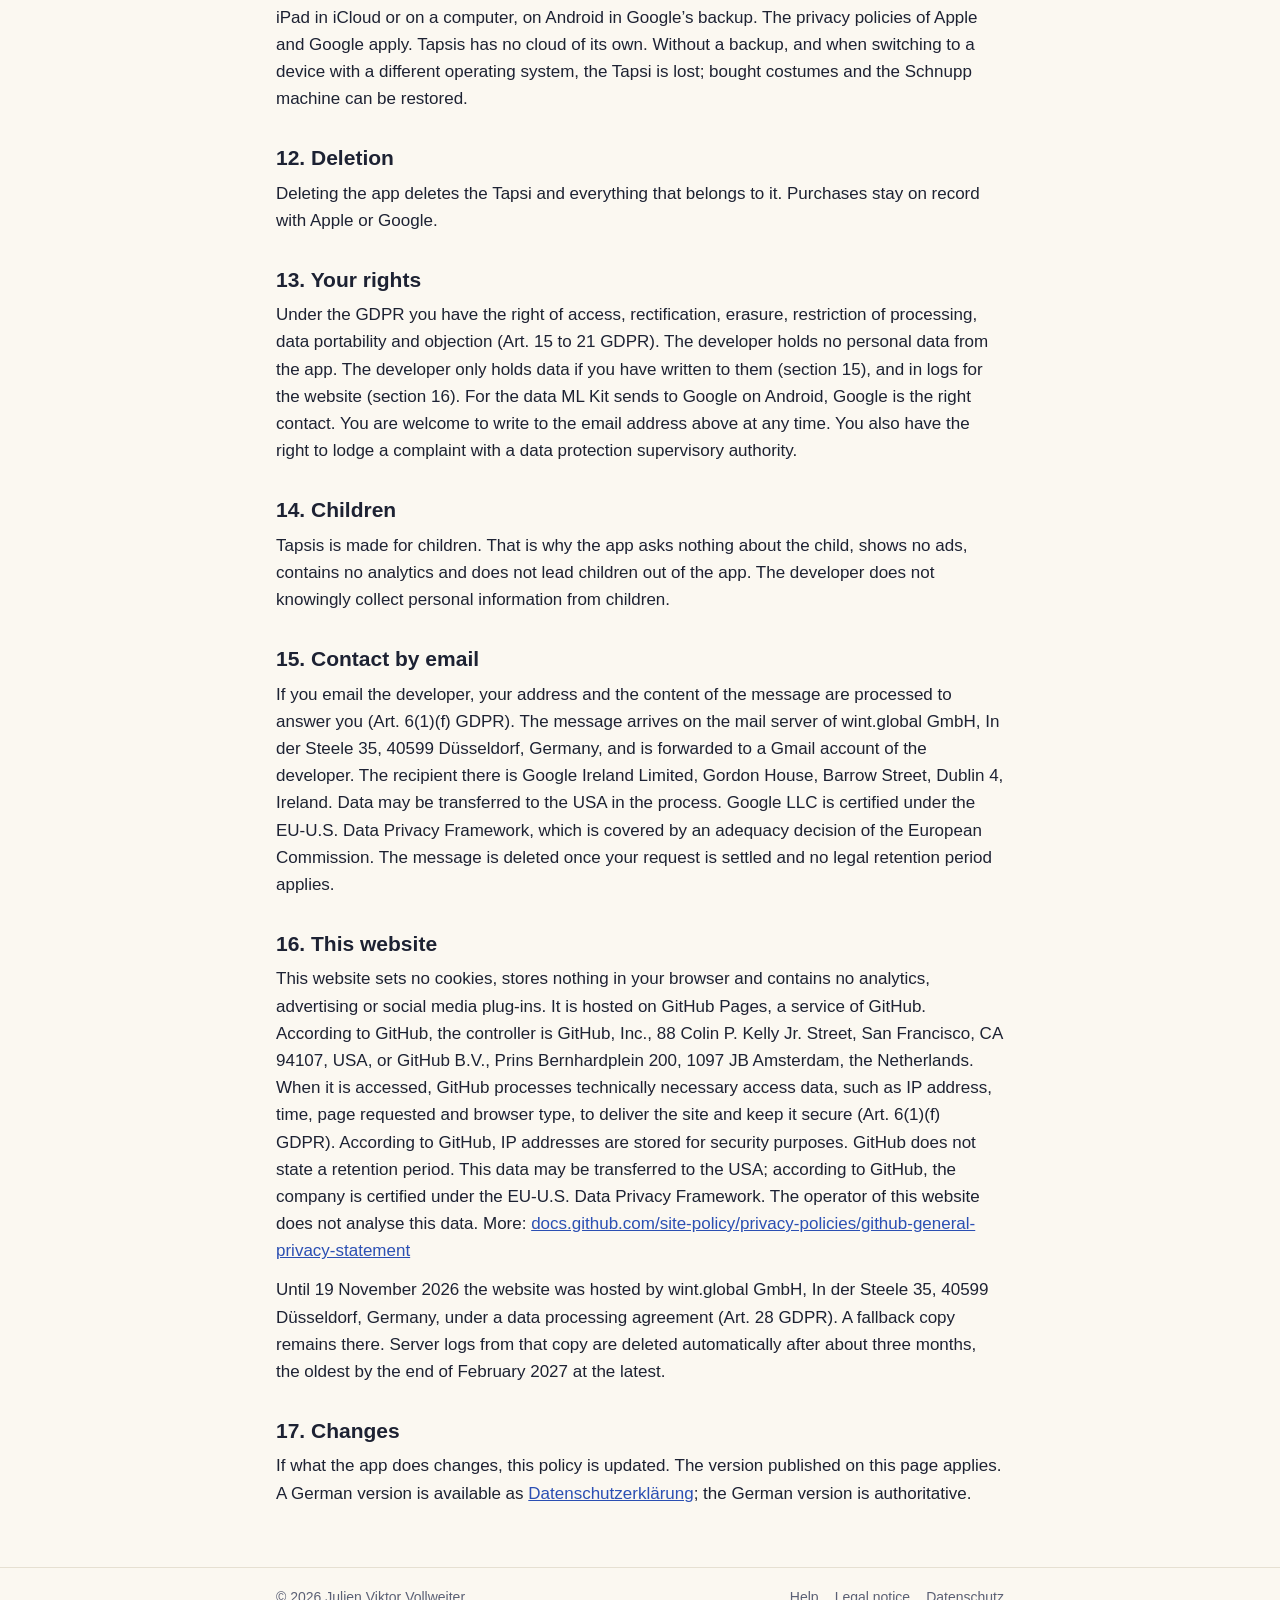
<file: privacy.html>
<!DOCTYPE html>
<html lang="en">
<head>
<meta charset="utf-8">
<meta name="viewport" content="width=device-width, initial-scale=1">
<title>Privacy Policy | Tapsis</title>
<meta name="description" content="Privacy policy of the kids’ app Tapsis: no account, no server, no ads. Everything stays on the device.">
<meta name="author" content="Julien Viktor Vollweiter">
<meta name="theme-color" content="#141d45">
<link rel="alternate" hreflang="de" href="datenschutz.html">
<link rel="icon" href="icon.png">
<link rel="apple-touch-icon" href="icon.png">
<link rel="stylesheet" href="style.css">
</head>
<body>

<header class="site-header">
  <div class="wrap">
    <a class="brand" href="en.html"><img src="icon.png" alt="" width="40" height="40">Tapsis</a>
    <nav class="site-nav" aria-label="Main navigation">
      <a href="en.html">Help</a>
      <a href="privacy.html" aria-current="page">Privacy</a>
      <a href="impressum.html#legal-notice">Legal notice</a>
      <a class="lang" href="datenschutz.html" lang="de" hreflang="de">Deutsch</a>
    </nav>
  </div>
</header>

<main>
  <div class="wrap">
    <article class="prose">

      <h1>Privacy Policy</h1>
      <p class="stand">Last updated: 23 November 2026</p>

      <div class="card summary">
        <p><strong>In short:</strong> Tapsis is an app for children. It has no account, no server, no ads, no tracking and no analytics. The Tapsi and everything that belongs to it is kept on the device only. Camera and microphone are processed on the device; no picture and no sound is saved or sent. The developer receives no data from the app. Purchases are handled by Apple and Google. On Android, two components from Google send technical diagnostic data to Google (section 8).</p>
      </div>

      <h2 id="controller">1. Controller</h2>
      <address>
        Julien Viktor Vollweiter<br>
        Fuchshofstr. 25<br>
        71638 Ludwigsburg<br>
        Germany
      </address>
      <p>Email: <a href="mailto:support@vollweiter-info.de?subject=Tapsis">support@vollweiter-info.de</a></p>

      <h2 id="app">2. The app</h2>
      <p>In Tapsis every phone has a creature of its own, a Tapsi. Children meet, read the other Tapsi’s stars with the camera (“schnupping”), and their own Tapsi grows from it. Tapsis is made for children and follows the children’s rules of Apple and Google. Purchases and anything that leads outside the app are kept behind a parental gate in the grown-ups’ corner.</p>

      <h2 id="device">3. What is stored on the device</h2>
      <p>So that the Tapsi is still there next time, the app stores on the device:</p>
      <ul>
        <li>the child’s own Tapsi: a random number its looks are made from, a name the child picked from three suggestions, its stage, stardust and mood,</li>
        <li>the friend book: name, stage and costume of the Tapsis the child has schnupped, how often and on which day they last met,</li>
        <li>costumes, finds and records from the flying game Zoidern,</li>
        <li>the daily wishes, the wish stars collected and the progress of the wish sky,</li>
        <li>how many Schnupps are left for today and saved up,</li>
        <li>the numbers of purchases already delivered, so that no purchase counts twice.</li>
      </ul>
      <p>The app never asks for the child’s name, age or anything else about the child, and it has no field for free text. None of this is sent to the developer or to third parties.</p>

      <h2 id="schnupping">4. Schnupping: from screen to camera</h2>
      <p>To be schnupped, a phone shows stars on its screen. They only say things about the Tapsi: its random number, the number of its name, its stage, mood and costume, the time window the stars were made in, and a code that proves they are genuine. Another phone reads them with its camera and puts the Tapsi into its friend book. Afterwards it can show thank-you stars that tell the first phone about it. All of this happens directly between the two devices, without the internet and without a server. Nothing about the child is in it.</p>

      <h2 id="camera">5. Camera</h2>
      <p>The camera is the magic lens: it looks for stars in the camera picture. On devices that support augmented reality, the schnupped Tapsi then hops into the room; for this the camera picture and the motion sensors are processed on the device (with Apple’s ARKit on iPhone and iPad, with ARCore on Android, see section 8). The app neither saves nor sends any pictures. Camera access can be refused, or withdrawn later in the device settings; then only schnupping does not work.</p>

      <h2 id="microphone">6. Microphone</h2>
      <p>When singing, the Tapsi listens and sings along. The microphone is only switched on when the child presses the button for it, and while it is on, “Microphone on” is shown at the top. The app turns the sound into a number for its loudness at once and throws the sound away. Nothing is recorded, saved or sent. Leaving the screen or the app switches the microphone off.</p>

      <h2 id="sensors">7. Motion sensors and vibration</h2>
      <p>When dancing and while the egg is hatching, the Tapsi feels how the device is moved. The readings are only processed on the device at that moment; they are neither saved nor sent. Vibrations are made by the device itself and create no data.</p>

      <h2 id="android">8. Android only: components from Google</h2>
      <p>On iPhone and iPad, Tapsis only uses features that Apple runs on the device to read stars and to place the Tapsi in the room. On Android these features come from Google:</p>
      <h3>ML Kit (reading the stars)</h3>
      <p>On Android the stars are read by ML Kit, a library from Google that works on the device. The camera pictures stay on the device. According to Google, however, ML Kit sends technical data for diagnostics and usage statistics to Google: information about the device (manufacturer, model, Android version) and the app (package name, version), a per-installation identifier that according to Google is not intended to identify a person or a device, and performance data such as latency, image size and error codes. It is sent encrypted (HTTPS); according to Google, ML Kit does not pass this data on to third parties. The developer receives none of it. The legal basis is Art. 6(1)(f) GDPR: the legitimate interest in reading stars reliably. More: <a href="https://developers.google.com/ml-kit/android-data-disclosure">developers.google.com/ml-kit/android-data-disclosure</a></p>
      <h3>Google Play Services for AR (ARCore)</h3>
      <p>This application runs on Google Play Services for AR (ARCore), which is provided by Google LLC and governed by the <a href="https://policies.google.com/privacy">Google Privacy Policy</a>.</p>
      <p>Tapsis only uses Google Play Services for AR if they are already installed on the phone; otherwise the simple magic lens is used. The app does not install them.</p>

      <h2 id="purchases">9. Purchases</h2>
      <p>Tapsis can be played in full without buying anything. In the grown-ups’ corner, behind the parental gate, parents can buy Schnupps, costumes and the Schnupp machine. The purchase is handled by Apple through the App Store or by Google through Google Play. The developer learns neither payment details nor account details. The app checks the store’s receipt on the device and keeps the number of the purchase (section 3). The privacy policies of <a href="https://www.apple.com/legal/privacy/">Apple</a> and <a href="https://policies.google.com/privacy">Google</a> apply to the purchase.</p>

      <h2 id="no-collection">10. No collection by the developer</h2>
      <p>In the app, the developer does not collect, store or process any personal data of users. In Tapsis there is:</p>
      <ul>
        <li>no sign-up and no account,</li>
        <li>no server of the developer that data could go to,</li>
        <li>no advertising, no advertising IDs, no tracking,</li>
        <li>no analytics or statistics of the developer,</li>
        <li>no chat, no free text input, no location,</li>
        <li>no links out of the app for children (the links to this site are in the grown-ups’ corner, behind the parental gate).</li>
      </ul>

      <h2 id="backups">11. Backups and new phones</h2>
      <p>Depending on the device settings, the Tapsi is included in the device backup: on iPhone and iPad in iCloud or on a computer, on Android in Google’s backup. The privacy policies of Apple and Google apply. Tapsis has no cloud of its own. Without a backup, and when switching to a device with a different operating system, the Tapsi is lost; bought costumes and the Schnupp machine can be restored.</p>

      <h2 id="deletion">12. Deletion</h2>
      <p>Deleting the app deletes the Tapsi and everything that belongs to it. Purchases stay on record with Apple or Google.</p>

      <h2 id="rights">13. Your rights</h2>
      <p>Under the GDPR you have the right of access, rectification, erasure, restriction of processing, data portability and objection (Art. 15 to 21 GDPR). The developer holds no personal data from the app. The developer only holds data if you have written to them (section 15), and in logs for the website (section 16). For the data ML Kit sends to Google on Android, Google is the right contact. You are welcome to write to the email address above at any time. You also have the right to lodge a complaint with a data protection supervisory authority.</p>

      <h2 id="children">14. Children</h2>
      <p>Tapsis is made for children. That is why the app asks nothing about the child, shows no ads, contains no analytics and does not lead children out of the app. The developer does not knowingly collect personal information from children.</p>

      <h2 id="email">15. Contact by email</h2>
      <p>If you email the developer, your address and the content of the message are processed to answer you (Art. 6(1)(f) GDPR). The message arrives on the mail server of wint.global GmbH, In der Steele 35, 40599 Düsseldorf, Germany, and is forwarded to a Gmail account of the developer. The recipient there is Google Ireland Limited, Gordon House, Barrow Street, Dublin 4, Ireland. Data may be transferred to the USA in the process. Google LLC is certified under the EU-U.S. Data Privacy Framework, which is covered by an adequacy decision of the European Commission. The message is deleted once your request is settled and no legal retention period applies.</p>

      <h2 id="website">16. This website</h2>
      <p>This website sets no cookies, stores nothing in your browser and contains no analytics, advertising or social media plug-ins. It is hosted on GitHub Pages, a service of GitHub. According to GitHub, the controller is GitHub, Inc., 88 Colin P. Kelly Jr. Street, San Francisco, CA 94107, USA, or GitHub B.V., Prins Bernhardplein 200, 1097 JB Amsterdam, the Netherlands. When it is accessed, GitHub processes technically necessary access data, such as IP address, time, page requested and browser type, to deliver the site and keep it secure (Art. 6(1)(f) GDPR). According to GitHub, IP addresses are stored for security purposes. GitHub does not state a retention period. This data may be transferred to the USA; according to GitHub, the company is certified under the EU-U.S. Data Privacy Framework. The operator of this website does not analyse this data. More: <a href="https://docs.github.com/site-policy/privacy-policies/github-general-privacy-statement">docs.github.com/site-policy/privacy-policies/github-general-privacy-statement</a></p>
      <p>Until 19 November 2026 the website was hosted by wint.global GmbH, In der Steele 35, 40599 Düsseldorf, Germany, under a data processing agreement (Art. 28 GDPR). A fallback copy remains there. Server logs from that copy are deleted automatically after about three months, the oldest by the end of February 2027 at the latest.</p>

      <h2 id="changes">17. Changes</h2>
      <p>If what the app does changes, this policy is updated. The version published on this page applies. A German version is available as <a href="datenschutz.html" lang="de">Datenschutzerklärung</a>; the German version is authoritative.</p>

    </article>
  </div>
</main>

<footer class="site-footer">
  <div class="wrap">
    <span>© 2026 Julien Viktor Vollweiter</span>
    <nav aria-label="Legal">
      <a href="en.html">Help</a>
      <a href="impressum.html#legal-notice">Legal notice</a>
      <a href="datenschutz.html" lang="de">Datenschutz</a>
    </nav>
  </div>
</footer>

</body>
</html>
</file>
<file: style.css>
:root {
  --night: #141d45;
  --night-2: #1f2b5e;
  --paper: #fbf8f1;
  --card: #ffffff;
  --ink: #1d2233;
  --muted: #5b6075;
  --line: #e6e0d2;
  --mint: #6fd8b8;
  --link: #2b4fb3;
  --star: #f6c945;
}

@media (prefers-color-scheme: dark) {
  :root {
    --paper: #10163a;
    --card: #19225052;
    --ink: #eef0fa;
    --muted: #aab1d0;
    --line: #2b3670;
    --link: #9fc0ff;
  }
}

* { box-sizing: border-box; }

html { -webkit-text-size-adjust: 100%; }

body {
  margin: 0;
  background: var(--paper);
  color: var(--ink);
  font: 17px/1.6 -apple-system, BlinkMacSystemFont, "Segoe UI", Roboto, "Helvetica Neue", Arial, sans-serif;
}

a { color: var(--link); }

.wrap { max-width: 760px; margin: 0 auto; padding: 0 16px; }

.site-header {
  background: radial-gradient(ellipse at 70% -20%, var(--night-2), var(--night) 70%);
  color: #fff;
}
.site-header .wrap {
  display: flex; flex-wrap: wrap; align-items: center; justify-content: space-between;
  gap: 8px 20px; padding-top: 14px; padding-bottom: 14px;
}
.brand {
  display: inline-flex; align-items: center; gap: 10px;
  color: #fff; text-decoration: none; font-weight: 700; font-size: 20px;
}
.brand img { border-radius: 10px; }
.site-nav { display: flex; flex-wrap: wrap; gap: 4px 16px; font-size: 15px; }
.site-nav a { color: #dfe5ff; text-decoration: none; }
.site-nav a:hover, .site-nav a[aria-current="page"] { color: #fff; text-decoration: underline; text-underline-offset: 4px; }
.site-nav .lang { color: var(--mint); font-weight: 600; }

.hero {
  background: linear-gradient(var(--night), var(--night-2));
  color: #fff; text-align: center; padding: 28px 0 40px;
}
.hero img { width: 112px; height: 112px; border-radius: 26px; box-shadow: 0 10px 30px rgba(0,0,0,.35); }
.hero h1 { margin: 16px 0 6px; font-size: 32px; line-height: 1.2; }
.hero p { margin: 0 auto; max-width: 520px; color: #dfe5ff; }

main { padding: 28px 0 48px; }

.prose h1 { font-size: 30px; line-height: 1.25; margin: 0 0 4px; }
.prose h2 { font-size: 21px; line-height: 1.3; margin: 32px 0 8px; }
.prose h3 { font-size: 17px; margin: 20px 0 4px; }
.prose p, .prose ul { margin: 0 0 12px; }
.prose ul { padding-left: 22px; }
.prose li { margin: 2px 0; }
.prose address { font-style: normal; margin-bottom: 8px; }
.stand { color: var(--muted); margin-bottom: 20px !important; }

.card {
  background: var(--card);
  border: 1px solid var(--line);
  border-radius: 14px;
  padding: 16px 18px;
  margin: 20px 0;
}
.card > :last-child { margin-bottom: 0; }
.summary { border-left: 5px solid var(--mint); }
.note { border-left: 5px solid var(--star); }

.site-footer { border-top: 1px solid var(--line); color: var(--muted); font-size: 14px; }
.site-footer .wrap {
  display: flex; flex-wrap: wrap; justify-content: space-between; gap: 8px 20px;
  padding-top: 18px; padding-bottom: 24px;
}
.site-footer nav { display: flex; flex-wrap: wrap; gap: 4px 16px; }
.site-footer a { color: var(--muted); }

@media (max-width: 480px) {
  body { font-size: 16px; }
  .prose h1, .hero h1 { font-size: 26px; }
}
</file>
